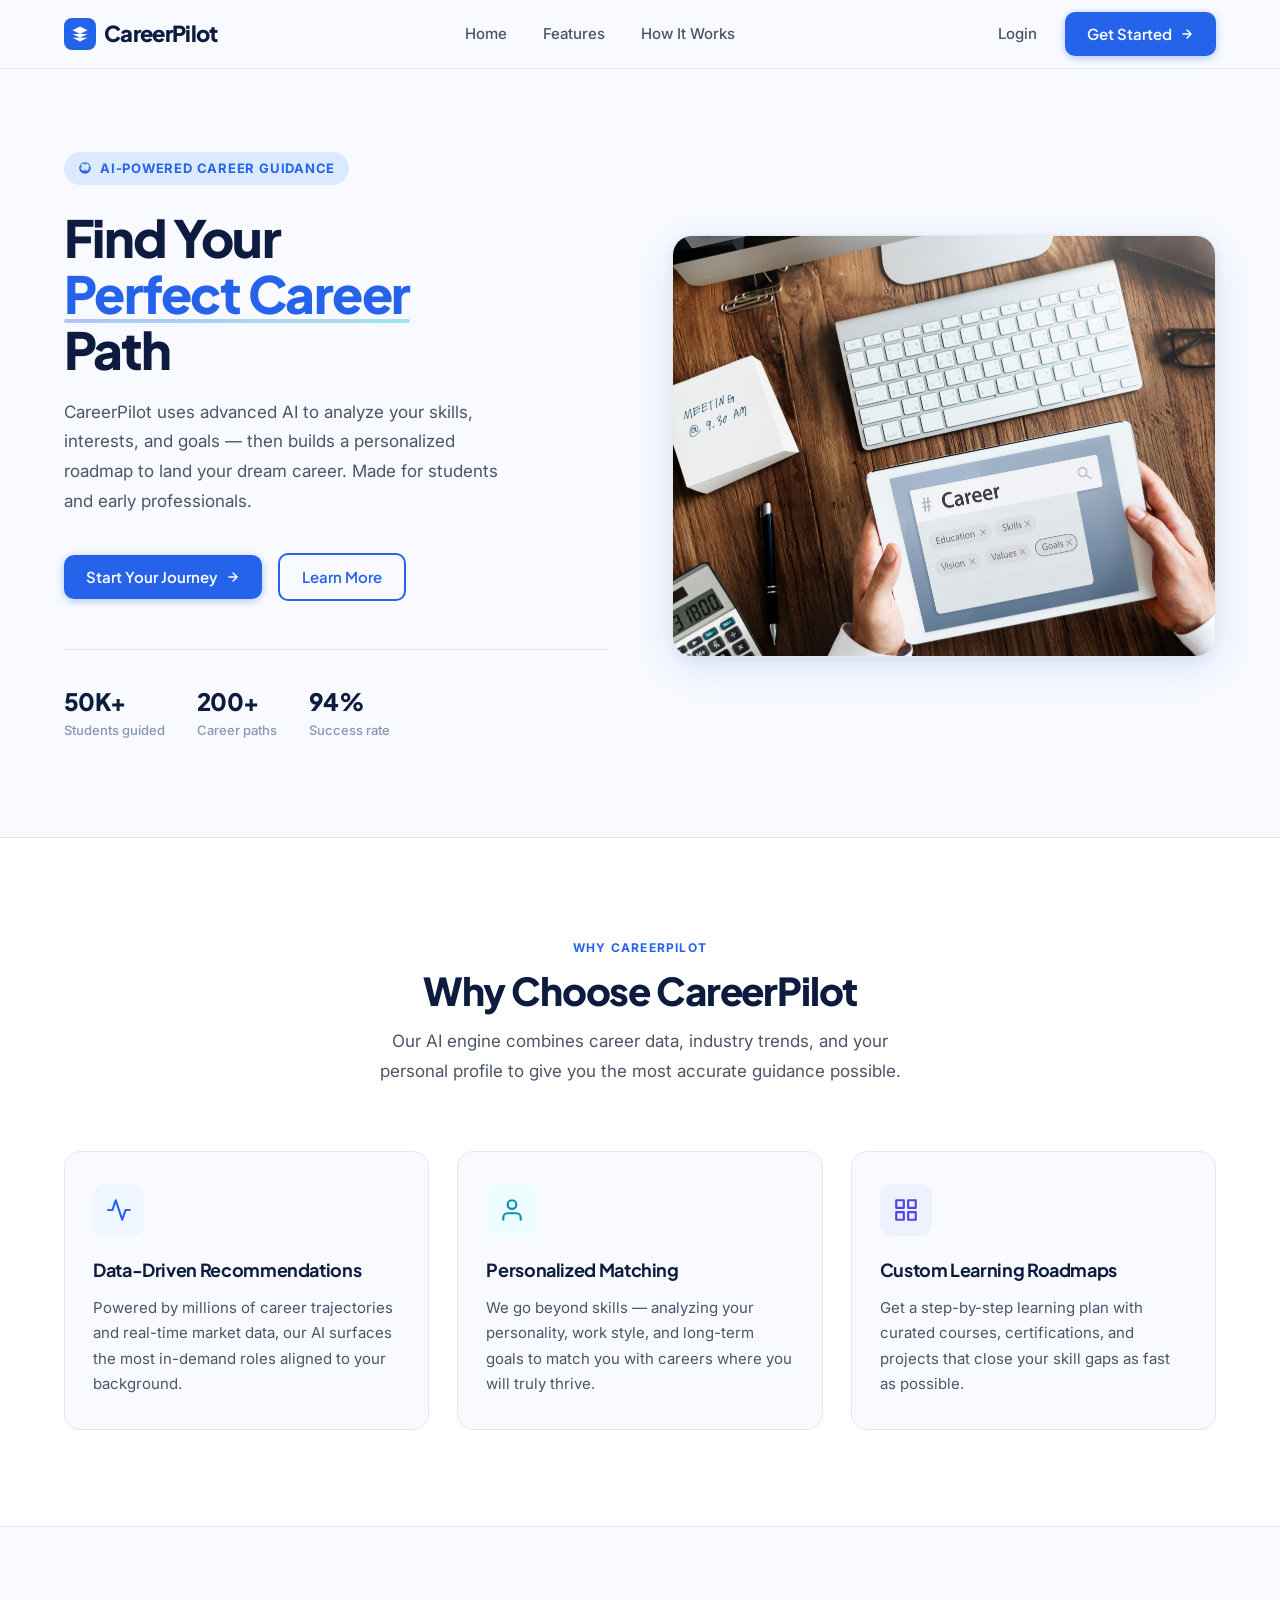
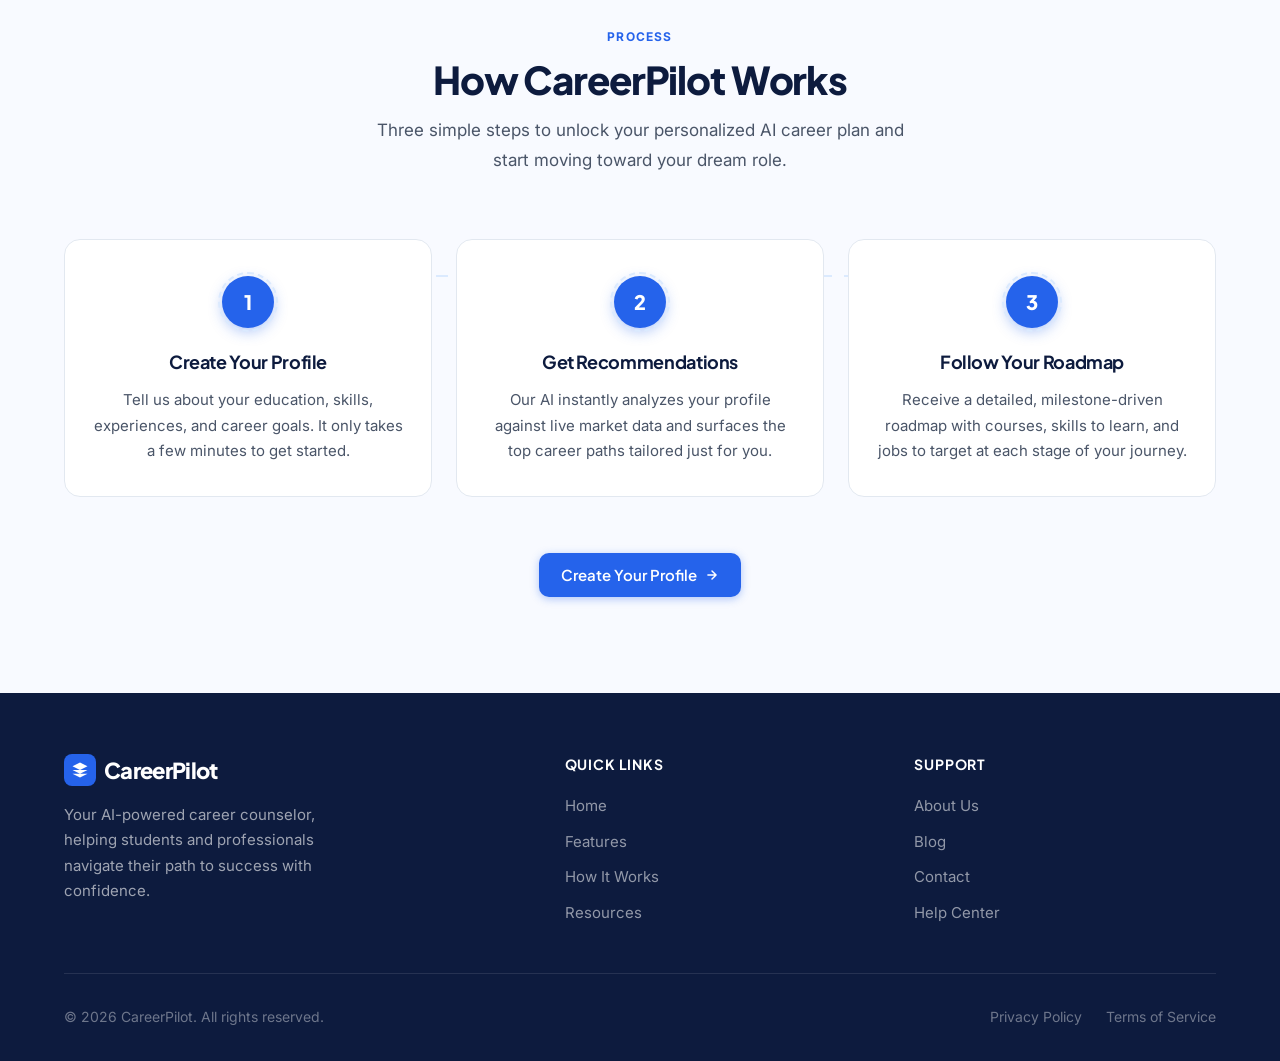
<file: index.html>
<!doctype html>
<html lang="en">
  <head>
    <meta charset="UTF-8" />
    <meta name="viewport" content="width=device-width, initial-scale=1.0" />
    <title>CareerPilot – AI-Powered Career Counseling</title>
    <link rel="stylesheet" href="style.css" />
    <script defer src="script.js"></script>
  </head>
  <body>

    <div id="navbar"></div>
    
    <section class="hero">
      <div class="container">
        <div class="hero-inner">
          <!-- Left -->
          <div class="hero-left">
            <div class="hero-label">
              <svg viewBox="0 0 24 24" fill="currentColor"><path d="M12 2a10 10 0 1 0 10 10A10 10 0 0 0 12 2zm1 14.93V15a1 1 0 0 0-2 0v1.93A8 8 0 0 1 4.07 11H6a1 1 0 0 0 0-2H4.07A8 8 0 0 1 11 4.07V6a1 1 0 0 0 2 0V4.07A8 8 0 0 1 19.93 11H18a1 1 0 0 0 0 2h1.93A8 8 0 0 1 13 16.93z"/></svg>
              AI-Powered Career Guidance
            </div>
            <h1 class="hero-title">
              Find Your<br>
              <span class="accent-word">Perfect Career</span><br>
              Path
            </h1>
            <p class="hero-desc">
              CareerPilot uses advanced AI to analyze your skills, interests, and goals — then builds a personalized roadmap to land your dream career. Made for students and early professionals.
            </p>
            <div class="hero-actions">
              <a href="register.html" class="btn-primary">
                Start Your Journey
                <svg width="14" height="14" viewBox="0 0 24 24" fill="none" stroke="currentColor" stroke-width="2.5" stroke-linecap="round" stroke-linejoin="round">
                  <path d="M5 12h14M12 5l7 7-7 7"/>
                </svg>
              </a>
              <a href="#how-it-works" class="btn-outline">
                Learn More
              </a>
            </div>
            <div class="hero-stats">
              <div class="stat-item">
                <span class="stat-num">50K+</span>
                <span class="stat-label">Students guided</span>
              </div>
              <div class="stat-item">
                <span class="stat-num">200+</span>
                <span class="stat-label">Career paths</span>
              </div>
              <div class="stat-item">
                <span class="stat-num">94%</span>
                <span class="stat-label">Success rate</span>
              </div>
            </div>
          </div>

          
          
            <div class="hero-image-wrapper">
              <img
                src="mainImage.jpg"
                alt="Career planning session with professional charts and guidance"
                width="940"
                height="420"
              />
            </div>
            
          </div>
        </div>
      </div>
    </section>

    
    <section class="why-section" id="features">
      <div class="container">
        <div class="section-header">
          <span class="section-label">Why CareerPilot</span>
          <h2 class="section-title">Why Choose CareerPilot</h2>
          <p class="section-desc">
            Our AI engine combines career data, industry trends, and your personal profile to give you the most accurate guidance possible.
          </p>
        </div>

        <div class="features-grid">
          <!-- Card 1 -->
          <div class="feature-card">
            <div class="card-icon blue">
              <svg viewBox="0 0 24 24" fill="none" stroke="currentColor" stroke-width="2" stroke-linecap="round" stroke-linejoin="round">
                <polyline points="22 12 18 12 15 21 9 3 6 12 2 12"/>
              </svg>
            </div>
            <h3 class="card-title">Data-Driven Recommendations</h3>
            <p class="card-desc">
              Powered by millions of career trajectories and real-time market data, our AI surfaces the most in-demand roles aligned to your background.
            </p>
          </div>

          
          <div class="feature-card">
            <div class="card-icon cyan">
              <svg viewBox="0 0 24 24" fill="none" stroke="currentColor" stroke-width="2" stroke-linecap="round" stroke-linejoin="round">
                <path d="M20 21v-2a4 4 0 0 0-4-4H8a4 4 0 0 0-4 4v2"/><circle cx="12" cy="7" r="4"/>
              </svg>
            </div>
            <h3 class="card-title">Personalized Matching</h3>
            <p class="card-desc">
              We go beyond skills — analyzing your personality, work style, and long-term goals to match you with careers where you will truly thrive.
            </p>
          </div>

          
          <div class="feature-card">
            <div class="card-icon indigo">
              <svg viewBox="0 0 24 24" fill="none" stroke="currentColor" stroke-width="2" stroke-linecap="round" stroke-linejoin="round">
                <path d="M3 3h7v7H3zM14 3h7v7h-7zM14 14h7v7h-7zM3 14h7v7H3z"/>
              </svg>
            </div>
            <h3 class="card-title">Custom Learning Roadmaps</h3>
            <p class="card-desc">
              Get a step-by-step learning plan with curated courses, certifications, and projects that close your skill gaps as fast as possible.
            </p>
          </div>
        </div>
      </div>
    </section>

    
    <section class="how-section" id="how-it-works">
      <div class="container">
        <div class="section-header">
          <span class="section-label">Process</span>
          <h2 class="section-title">How CareerPilot Works</h2>
          <p class="section-desc">
            Three simple steps to unlock your personalized AI career plan and start moving toward your dream role.
          </p>
        </div>

        <div class="steps-grid">
          <!-- Step 1 -->
          <div class="step-card">
            <div class="step-number">1</div>
            <h3 class="step-title">Create Your Profile</h3>
            <p class="step-desc">
              Tell us about your education, skills, experiences, and career goals. It only takes a few minutes to get started.
            </p>
          </div>

          <!-- Step 2 -->
          <div class="step-card">
            <div class="step-number">2</div>
            <h3 class="step-title">Get Recommendations</h3>
            <p class="step-desc">
              Our AI instantly analyzes your profile against live market data and surfaces the top career paths tailored just for you.
            </p>
          </div>

          <!-- Step 3 -->
          <div class="step-card">
            <div class="step-number">3</div>
            <h3 class="step-title">Follow Your Roadmap</h3>
            <p class="step-desc">
              Receive a detailed, milestone-driven roadmap with courses, skills to learn, and jobs to target at each stage of your journey.
            </p>
          </div>
        </div>

        <div class="how-cta">
          <a href="#" class="btn-primary">
            Create Your Profile
            <svg width="14" height="14" viewBox="0 0 24 24" fill="none" stroke="currentColor" stroke-width="2.5" stroke-linecap="round" stroke-linejoin="round">
              <path d="M5 12h14M12 5l7 7-7 7"/>
            </svg>
          </a>
        </div>
      </div>
    </section>

    
    <footer class="footer">
      <div class="container">
        <div class="footer-inner">
          <!-- Brand -->
          <div class="footer-brand footer-col">
            <a href="#" class="nav-logo">
              <div class="nav-logo-icon">
                <svg viewBox="0 0 24 24" xmlns="http://www.w3.org/2000/svg">
                  <path d="M12 2L2 7l10 5 10-5-10-5zM2 17l10 5 10-5M2 12l10 5 10-5"/>
                </svg>
              </div>
              CareerPilot
            </a>
            <p>
              Your AI-powered career counselor, helping students and professionals navigate their path to success with confidence.
            </p>
          </div>

          <!-- Quick Links -->
          <div class="footer-col">
            <h4>Quick Links</h4>
            <ul>
              <li><a href="#">Home</a></li>
              <li><a href="#features">Features</a></li>
              <li><a href="#how-it-works">How It Works</a></li>
              <li><a href="#resources">Resources</a></li>
            </ul>
          </div>

          <!-- Support -->
          <div class="footer-col">
            <h4>Support</h4>
            <ul>
              <li><a href="#">About Us</a></li>
              <li><a href="#">Blog</a></li>
              <li><a href="#">Contact</a></li>
              <li><a href="#">Help Center</a></li>
            </ul>
          </div>
        </div>

        <!-- Bottom bar -->
        <div class="footer-bottom">
          <span class="copyright">&copy; 2026 CareerPilot. All rights reserved.</span>
          <div class="footer-bottom-links">
            <a href="#">Privacy Policy</a>
            <a href="#">Terms of Service</a>
          </div>
        </div>
      </div>
    </footer>

  </body>
</html>
</file>
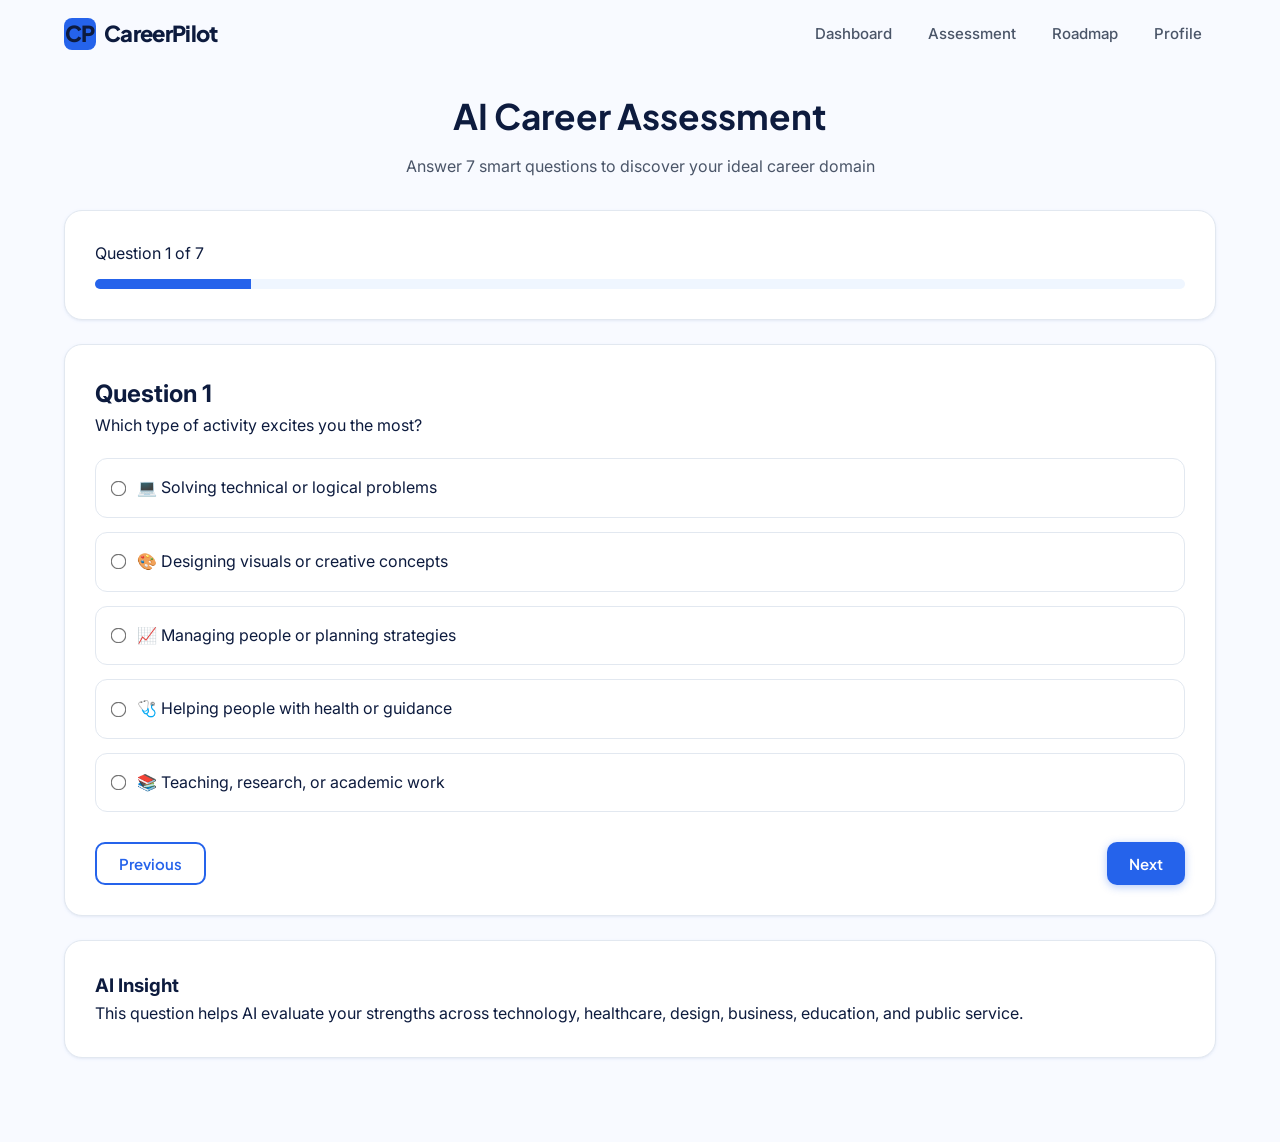
<file: assessment.html>
<!DOCTYPE html>
<html lang="en">
<head>
    <meta charset="UTF-8">
    <meta name="viewport" content="width=device-width, initial-scale=1.0">
    <title>AI Career Assessment - CareerPilot</title>

    <link rel="stylesheet" href="style.css">
    <link rel="stylesheet" href="assessment.css">
</head>
<body>

    <!-- NAVBAR -->
    <nav class="assessment_navbar">
        <div class="nav-inner container">
            <a href="dashboard.html" class="nav-logo">
                <div class="nav-logo-icon">CP</div>
                CareerPilot
            </a>

            <ul class="nav-links">
                <li><a href="dashboard.html">Dashboard</a></li>
                <li><a href="assessment.html" class="active">Assessment</a></li>
                <li><a href="roadmap.html">Roadmap</a></li>
                <li><a href="profile.html">Profile</a></li>
            </ul>
        </div>
    </nav>

    <section class="assessment-container container">

        <div class="assessment-header">
            <h1>AI Career Assessment</h1>
            <p>Answer 7 smart questions to discover your ideal career domain</p>
        </div>

        <!-- Progress -->
        <div class="progress-card">
            <p id="progressText">Question 1 of 7</p>
            <div class="progress-bar">
                <div class="progress-fill" id="progressFill"></div>
            </div>
        </div>

        <!-- Question Card -->
        <div class="question-card">
            <h2 id="questionTitle">Question 1</h2>
            <p id="questionText"></p>

            <div class="options-group" id="optionsGroup"></div>

            <div class="question-actions">
                <button class="btn-outline" id="prevBtn">Previous</button>
                <button class="btn-primary" id="nextBtn">Next</button>
            </div>
        </div>

        <!-- AI Insight -->
        <div class="insight-card">
            <h3>AI Insight</h3>
            <p id="insightText">
                This assessment evaluates your strengths across multiple career domains.
            </p>
        </div>

    </section>

    <script src="assessment.js"></script>
</body>
</html>
</file>
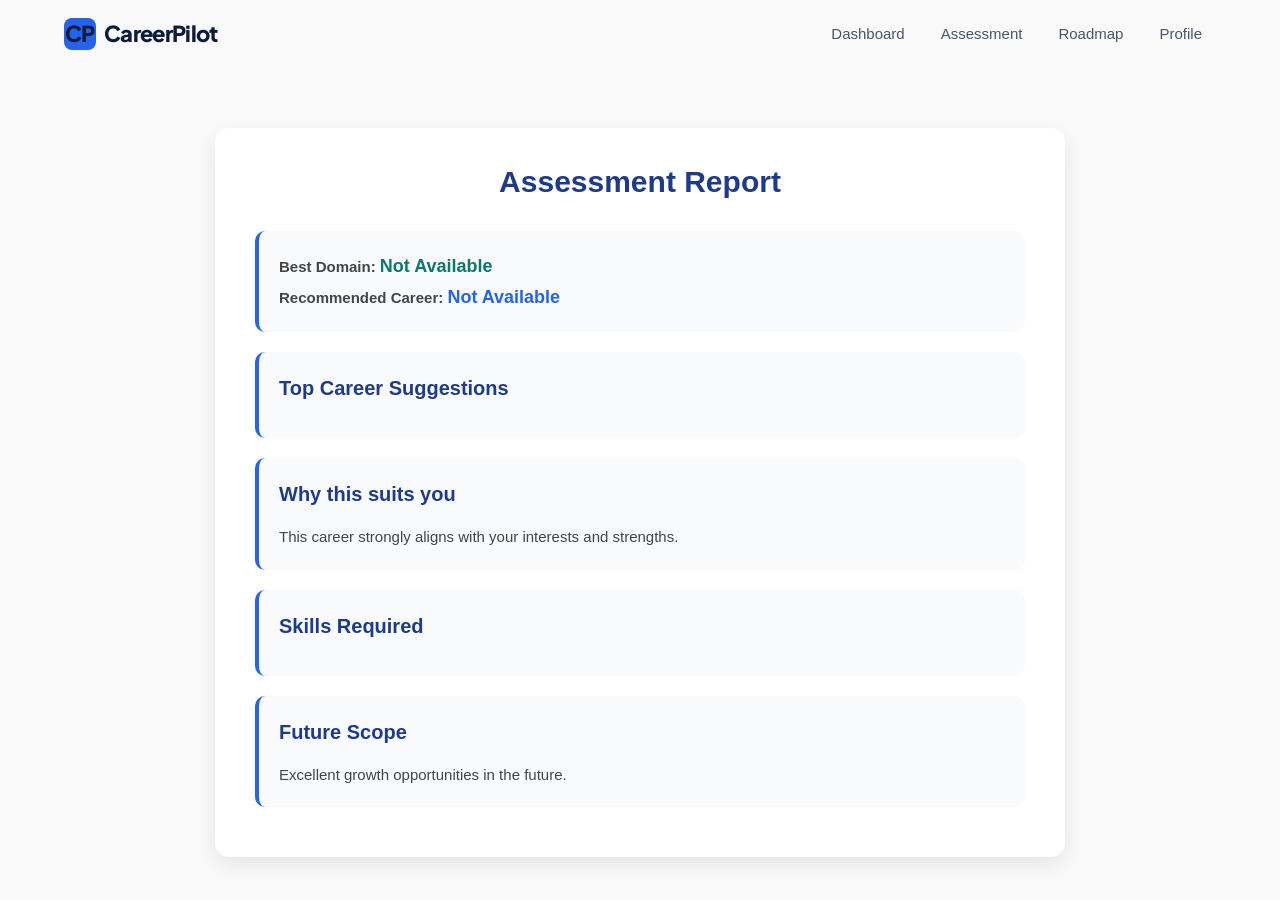
<file: assessmentReport.html>
<!DOCTYPE html>
<html lang="en">
<head>
    <meta charset="UTF-8">
    <meta name="viewport" content="width=device-width, initial-scale=1.0">
    <title>Assessment Report - CareerPilot</title>
    <link rel="stylesheet" href="style.css">
    <link rel="stylesheet" href="assessmentReport.css">
</head>
<body>

    <!-- NAVBAR -->
    <nav class="assessment_navbar">
        <div class="nav-inner container">
            <a href="dashboard.html" class="nav-logo">
                <div class="nav-logo-icon">CP</div>
                CareerPilot
            </a>

            <ul class="nav-links">
                <li><a href="dashboard.html">Dashboard</a></li>
                <li><a href="assessment.html" class="active">Assessment</a></li>
                <li><a href="roadmap.html">Roadmap</a></li>
                <li><a href="profile.html">Profile</a></li>
            </ul>
        </div>
    </nav>

    <div class="report-container">

        <h1>Assessment Report</h1>

        <div class="report-card">
            <p><strong>Best Domain:</strong> <span id="bestDomain"></span></p>
            <p><strong>Recommended Career:</strong> <span id="career"></span></p>
        </div>

        <div class="report-card">
            <h3>Top Career Suggestions</h3>
            <div id="careerSuggestions"></div>
        </div>

        <div class="report-card">
            <h3>Why this suits you</h3>
            <p id="careerBrief"></p>
        </div>

        <div class="report-card">
            <h3>Skills Required</h3>
            <ul id="skillsList"></ul>
        </div>

        <div class="report-card">
            <h3>Future Scope</h3>
            <p id="futureScope"></p>
        </div>

    </div>

   
<script>
    const recommendedCareer =
        localStorage.getItem("recommendedCareer");

    const bestDomain =
        localStorage.getItem("bestDomain");

    const careerSuggestionsRaw =
        localStorage.getItem("careerSuggestions") || "";

    const careerSuggestions =
        careerSuggestionsRaw
            ? careerSuggestionsRaw.split(",").map(item => item.trim())
            : [];

    const careerBrief =
        localStorage.getItem("careerBrief");

    const futureScope =
        localStorage.getItem("futureScope");

    const skillsRaw =
        localStorage.getItem("skills") || "";

    const skills =
        skillsRaw
            ? skillsRaw.split(",").map(item => item.trim())
            : [];

    // ✅ Main report data
    document.getElementById("career").innerText =
        recommendedCareer || "Not Available";

    document.getElementById("bestDomain").innerText =
        bestDomain || "Not Available";

    document.getElementById("careerBrief").innerText =
        careerBrief ||
        "This career strongly aligns with your interests and strengths.";

    document.getElementById("futureScope").innerText =
        futureScope ||
        "Excellent growth opportunities in the future.";

    // ✅ Career Suggestions
    const suggestionsContainer =
        document.getElementById("careerSuggestions");

    suggestionsContainer.innerHTML = "";

    careerSuggestions.forEach(career => {
        const careerCard = document.createElement("div");
        careerCard.className = "career-suggestion-card";
        careerCard.innerHTML = `<p>${career}</p>`;
        suggestionsContainer.appendChild(careerCard);
    });

    // ✅ Skills List
    const skillsList =
        document.getElementById("skillsList");

    skillsList.innerHTML = "";

    skills.forEach(skill => {
        const li = document.createElement("li");
        li.innerText = skill;
        skillsList.appendChild(li);
    });
</script>



</body>
</html>
</file>
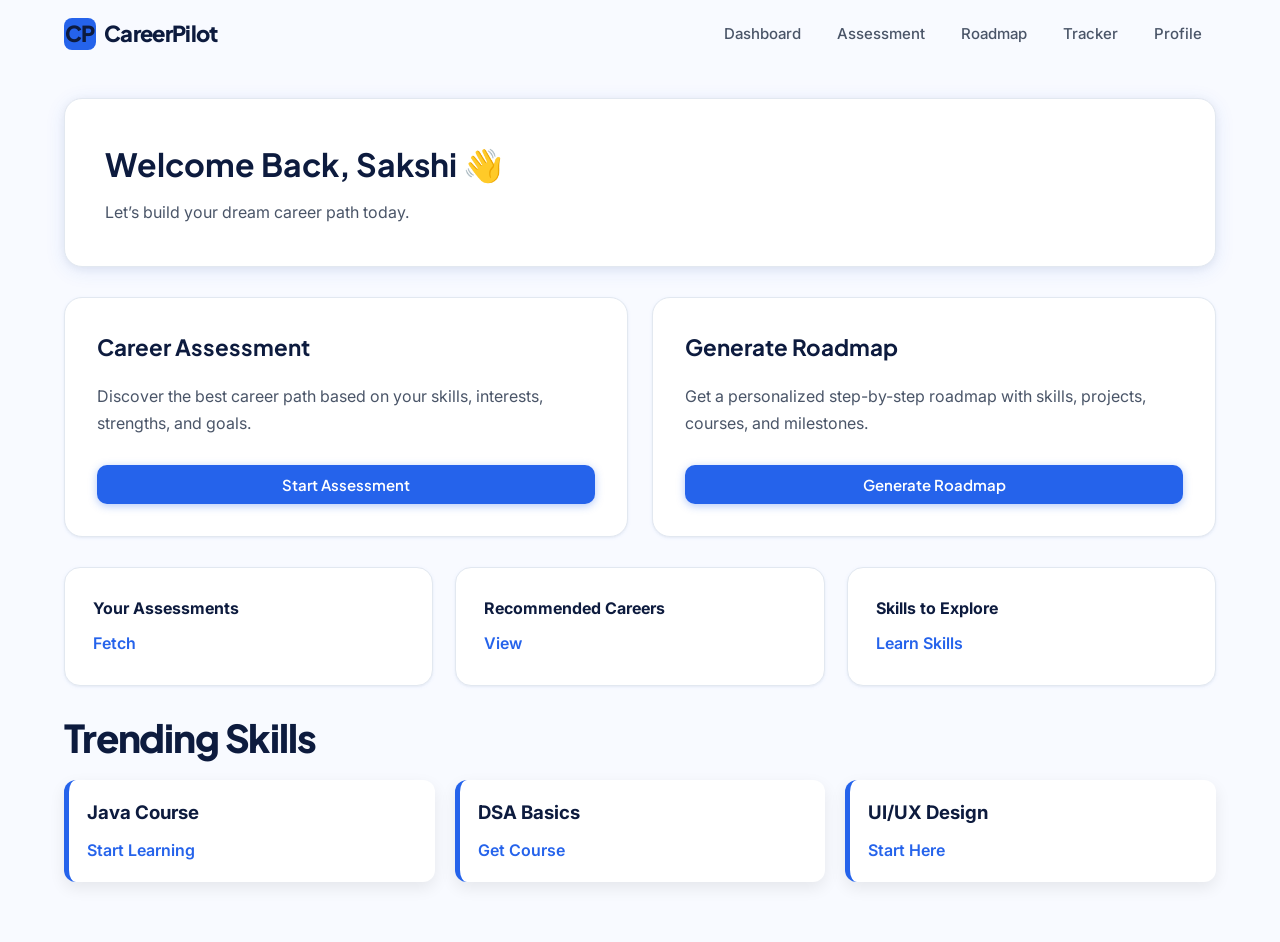
<file: dashboard.html>
<!DOCTYPE html>
<html lang="en">
<head>
    <meta charset="UTF-8">
    <meta name="viewport" content="width=device-width, initial-scale=1.0">
    <title>Career Assessment Dashboard - CareerPilot</title>

    <link rel="stylesheet" href="style.css">
    <link rel="stylesheet" href="dashboard.css">
</head>
<body>

    <!-- NAVBAR -->
    <nav class="assessment_navbar">
        <div class="nav-inner container">
            <a href="index.html" class="nav-logo">
                <div class="nav-logo-icon">CP</div>
                CareerPilot
            </a>

            <ul class="nav-links">
                <li><a href="#" class="active">Dashboard</a></li>
                <li><a href="assessment.html">Assessment</a></li>
                <li><a href="roadmap.html">Roadmap</a></li>
                <li><a href="tracker.html">Tracker</a></li>
                <li><a href="profile.html">Profile</a></li>
            </ul>
        </div>
    </nav>

    
    <section class="assessment-dashboard container">

        <!-- Welcome -->
        <div class="welcome-card">
            <h1>Welcome Back, Sakshi 👋</h1>
            <p>Let’s build your dream career path today.</p>
        </div>

        

    <div class="dashboard-cards">

    <div class="dashboard-card">
        <h2>Career Assessment</h2>
        <p>
            Discover the best career path based on your
            skills, interests, strengths, and goals.
        </p>
        <button class="btn-primary" id="startAssessmentBtn">
            Start Assessment
        </button>
    </div>

    <div class="dashboard-card">
        <h2>Generate Roadmap</h2>
        <p>
            Get a personalized step-by-step roadmap with
            skills, projects, courses, and milestones.
        </p>
        <button class="btn-primary" id="generateRoadmapBtn">
            Generate Roadmap
        </button>
    </div>

</div>


</div>
        <div class="status-grid">

            <div class="status-card">
                <h3>Your Assessments </h3>
                 <p id="fetchAssessments" style="cursor:pointer; color:#2563eb;">
        Fetch
    </p>
            
        </div>

           <div class="status-card">
    <h3>Recommended Careers</h3>
    <p id="viewCareers" style="cursor:pointer; color:#2563eb;">
        View
    </p>
</div>



            <div class="status-card">
                <h3>Skills to Explore</h3>
                <p id="viewSkills" style="cursor:pointer; color:#2563eb;">
    Learn Skills
</p>

            </div>

        </div>

<h2 class="section-title">Trending Skills</h2>
        <!-- Learning Resources -->
<div class="resource-grid">

    <div class="resource-card">
        <h3>Java Course</h3>
        <a href="https://www.youtube.com/watch?v=8hly31xKli0" target="_blank">
            Start Learning
        </a>
    </div>

    <div class="resource-card">
        <h3>DSA Basics</h3>
        <a href="https://www.youtube.com/watch?v=RBSGKlAvoiM" target="_blank">
            Get Course
        </a>
    </div>

    <div class="resource-card">
        <h3>UI/UX Design</h3>
        <a href="https://www.youtube.com/watch?v=0Z7cZbV1o0Q" target="_blank">
            Start Here
        </a>
    </div>

</div>


    </section>

    <script src="dashboard.js"></script>
</body>
</html>
</file>
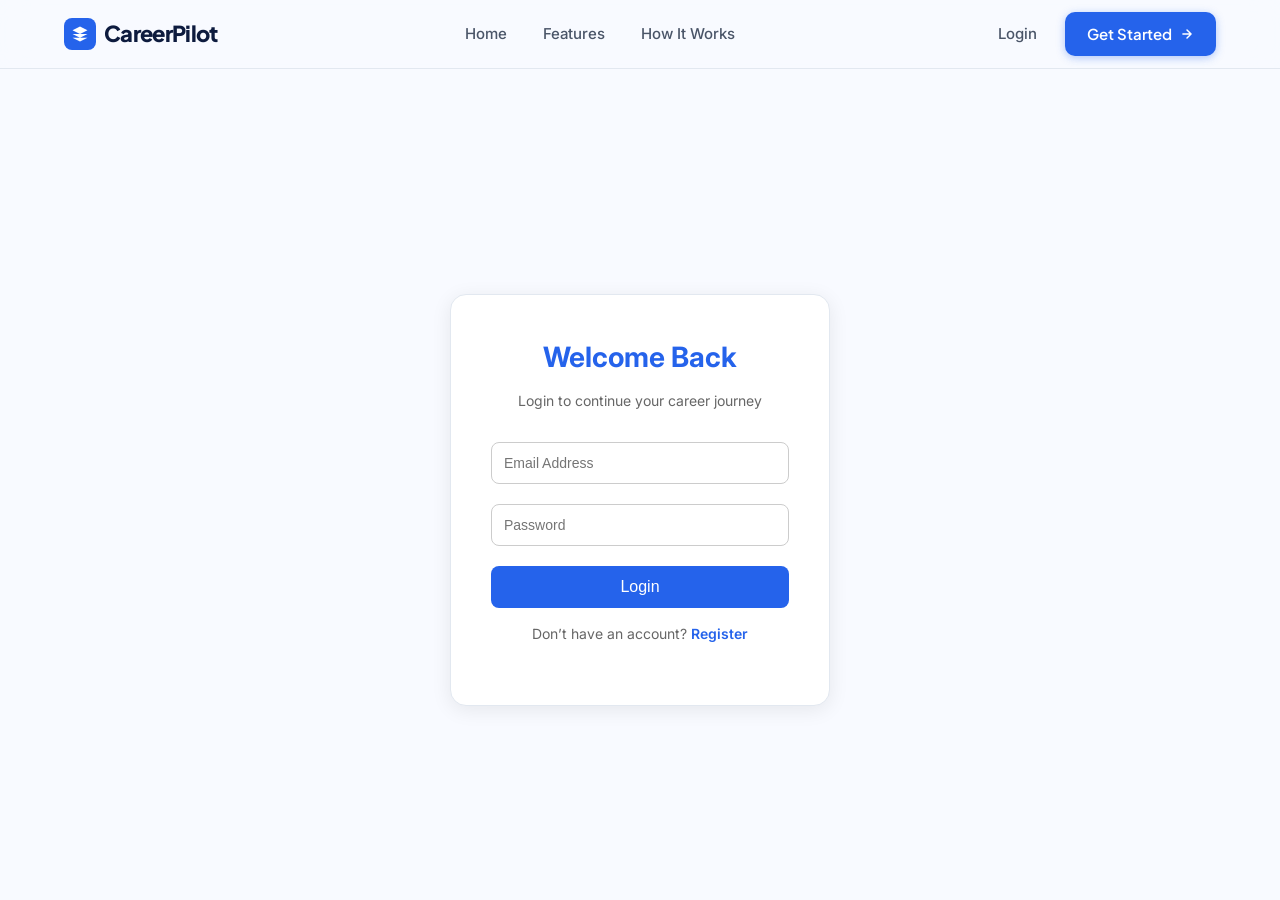
<file: login.html>
<!DOCTYPE html>
<html lang="en">
<head>
    <meta charset="UTF-8">
    <meta name="viewport" content="width=device-width, initial-scale=1.0">
    <title>Login - CareerPilot</title>
     <link rel="stylesheet" href="style.css" />
     <script defer src="script.js"></script>
</head>
<body>

    <div id="navbar"></div>
    <div class="auth-container">
        <div class="form-box">
            <h2>Welcome Back</h2>
            <p>Login to continue your career journey</p>

            <form id="loginForm">
                <input type="email" id="loginEmail" placeholder="Email Address" required>
                <input type="password" id="loginPassword" placeholder="Password" required>

                <button type="submit">Login</button>
            </form>

            <p class="link-text">
                Don’t have an account?
                <a href="register.html">Register</a>
            </p>
        </div>
    </div>

    <!--<script src="auth.js"></script>-->
</body>
</html>
</file>
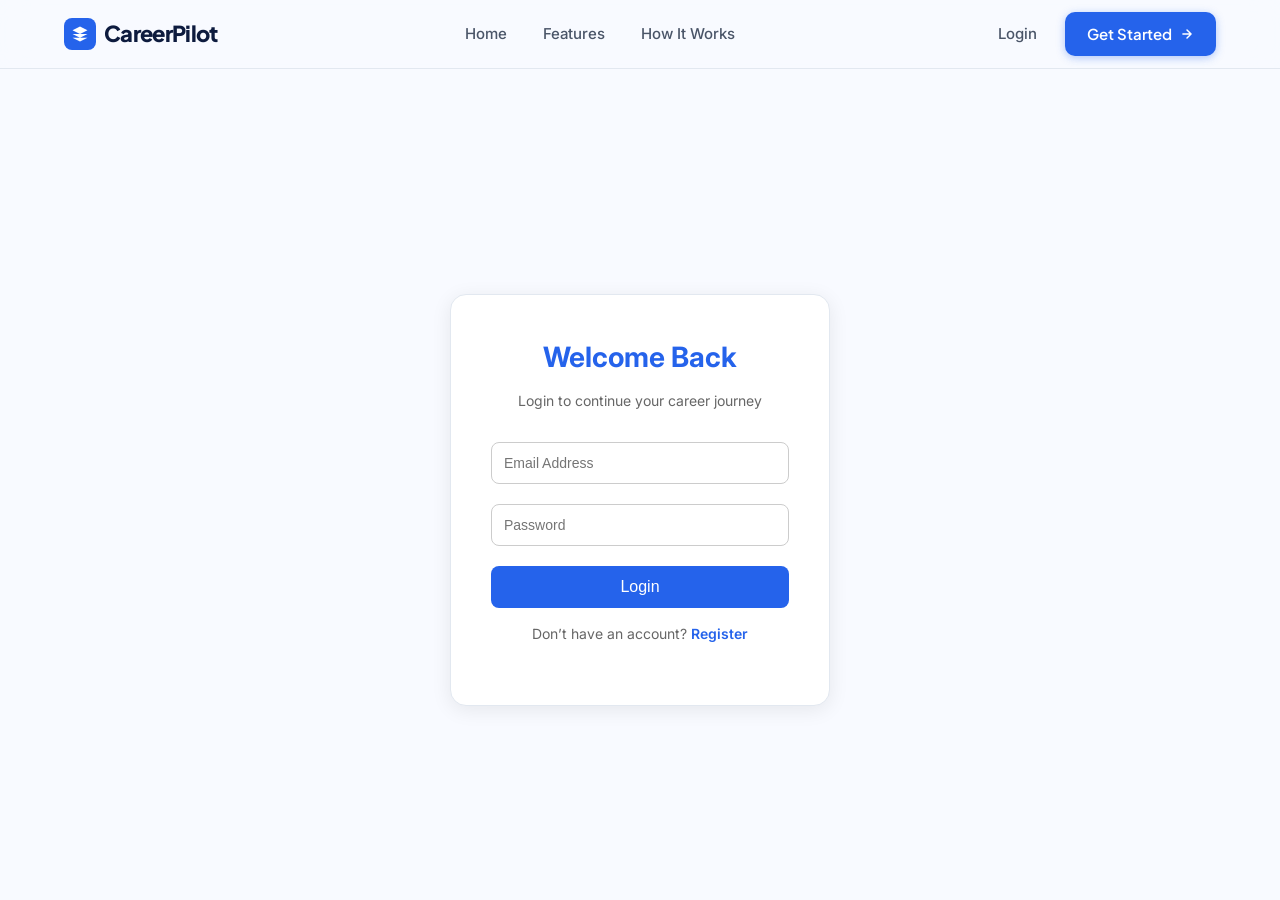
<file: profile.html>
<!DOCTYPE html>
<html lang="en">
<head>
    <meta charset="UTF-8">
    <meta name="viewport" content="width=device-width, initial-scale=1.0">
    <title>Profile - CareerPilot</title>

    <link rel="stylesheet" href="style.css">
    <link rel="stylesheet" href="profile.css">
</head>
<body>

    <!-- NAVBAR -->
    <nav class="assessment_navbar">
        <div class="nav-inner container">
            <a href="index.html" class="nav-logo">
                <div class="nav-logo-icon">CP</div>
                CareerPilot
            </a>

            <ul class="nav-links">
                <li><a href="dashboard.html">Dashboard</a></li>
                <li><a href="profile.html">Profile</a></li>
            </ul>
        </div>
    </nav>

    <section class="profile-page">
        <div class="profile-card">
            <h1>User Profile</h1>

            <div class="user-info">
                <p><strong>Name:</strong> <span id="userName"></span></p>
                <p><strong>Email:</strong> <span id="userEmail"></span></p>
            </div>

           
            <div class="dropdown-section">
                <button class="dropdown-btn" onclick="toggleDropdown('assessmentList')">
                    Taken Assessments ▼
                </button>
                <div id="assessmentList" class="dropdown-content">
                    <a href="assessment-report.html">Assessment 1 - Web Developer</a>
                    <a href="assessment-report.html">Assessment 2 - Data Analyst</a>
                </div>
            </div>

            
            <div class="dropdown-section">
                <button class="dropdown-btn" onclick="toggleDropdown('roadmapList')">
                    Generated Roadmaps ▼
                </button>
                <div id="roadmapList" class="dropdown-content">
                    <a href="roadmap.html">Web Development Roadmap</a>
                    <a href="roadmap.html">Java Developer Roadmap</a>
                </div>
            </div>

            <div class="dropdown-section">
    <button class="dropdown-btn" onclick="toggleDropdown('trackerList')">
        My Trackers ▼
    </button>
    <div id="trackerList" class="dropdown-content"></div>
</div>


            <button class="logout-btn" onclick="logoutUser()">Logout</button>
        </div>
        

    </section>

    <script src="profile.js"></script>
</body>
</html>
</file>
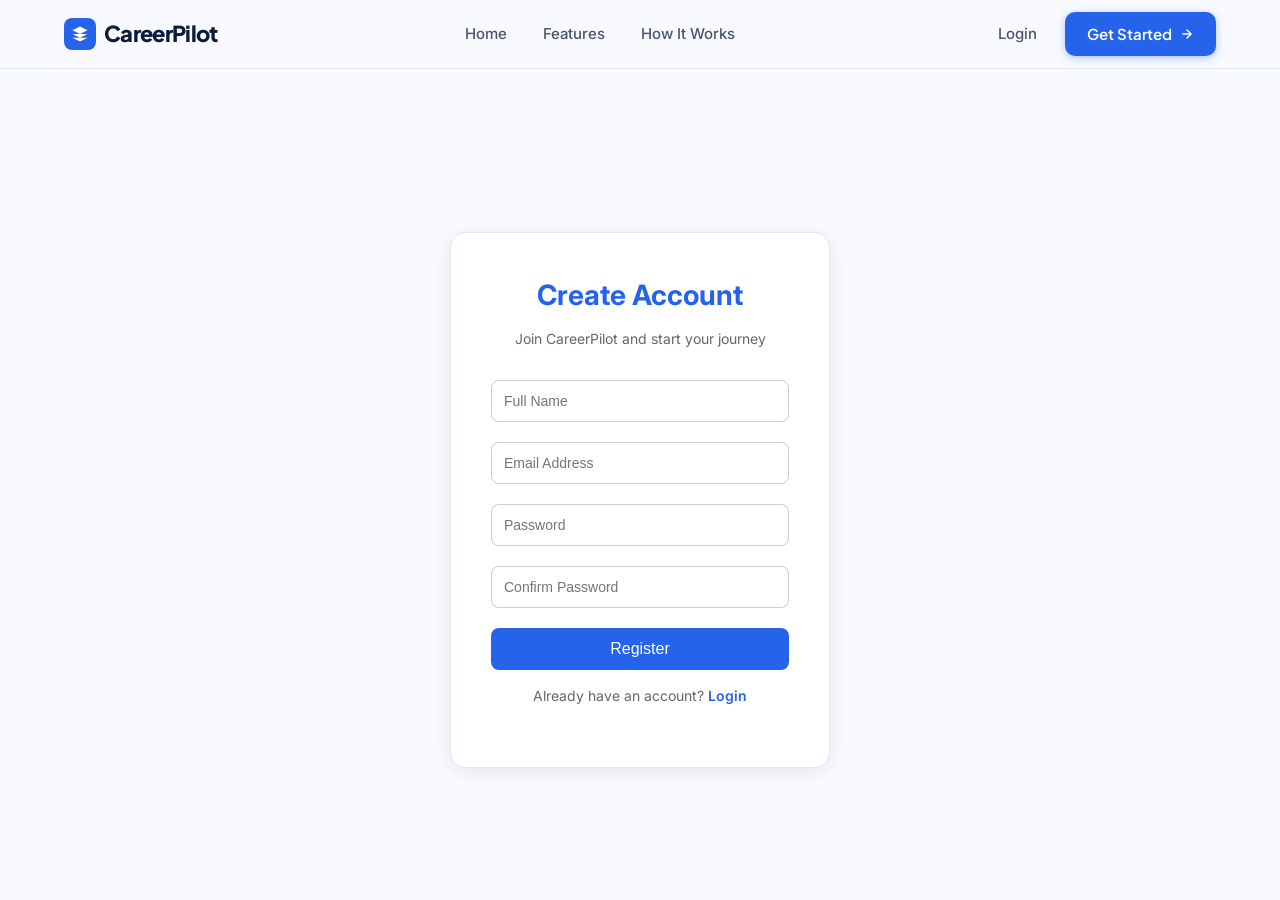
<file: register.html>
<!DOCTYPE html>
<html lang="en">
<head>
    <meta charset="UTF-8">
    <meta name="viewport" content="width=device-width, initial-scale=1.0">
    <title>Register - CareerPilot</title>
     <link rel="stylesheet" href="style.css" />
     <script defer src="script.js"></script>
</head>
<body>

    <div id="navbar"></div>
    <div class="auth-container">
        <div class="form-box">
            <h2>Create Account</h2>
            <p>Join CareerPilot and start your journey</p>

            <form id="registerForm">
                <input type="text" id="name" placeholder="Full Name" required>
                <input type="email" id="email" placeholder="Email Address" required>
                <input type="password" id="password" placeholder="Password" required>
                <input type="password" id="confirmPassword" placeholder="Confirm Password" required>

                <button type="submit">Register</button>
            </form>

            <p class="link-text">
                Already have an account?
                <a href="login.html">Login</a>
            </p>
        </div>
    </div>

    <!--<script src="auth.js"></script>-->
</body>
</html>
</file>
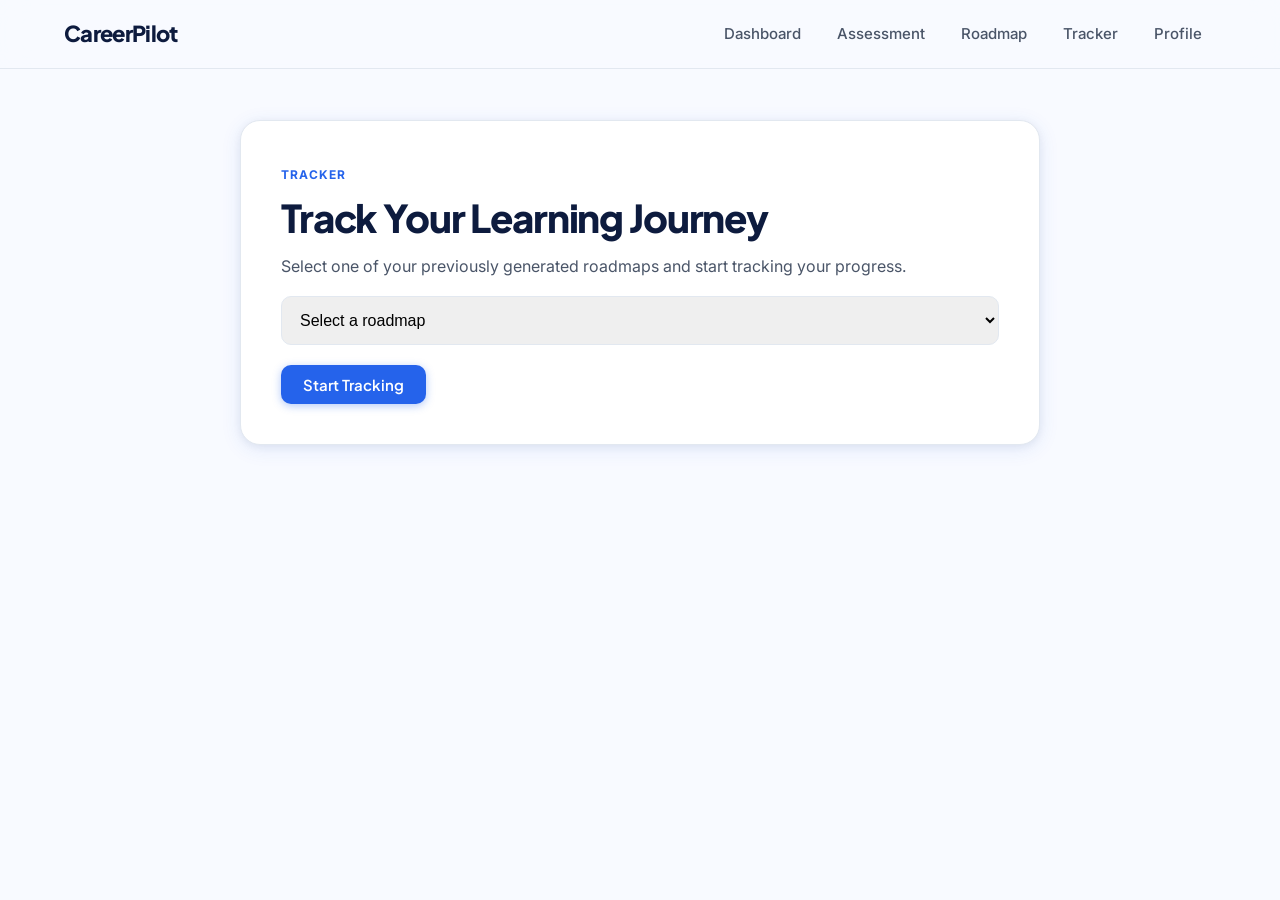
<file: tracker.html>
<!DOCTYPE html>
<html lang="en">
<head>
    <meta charset="UTF-8">
    <meta name="viewport" content="width=device-width, initial-scale=1.0">
    <title>Tracker - CareerPilot</title>

    <link rel="stylesheet" href="style.css">
    <link rel="stylesheet" href="tracker.css">
</head>
<body>

    <!-- NAVBAR -->
    <nav class="navbar">
        <div class="container nav-inner">
            <a href="dashboard.html" class="nav-logo">
                CareerPilot
            </a>

            <ul class="nav-links">
                <li><a href="dashboard.html">Dashboard</a></li>
                <li><a href="assessment.html">Assessment</a></li>
                <li><a href="roadmap.html">Roadmap</a></li>
                <li><a href="tracker.html">Tracker</a></li>
                <li><a href="profile.html">Profile</a></li>
            </ul>
        </div>
    </nav>

    
    <section class="tracker-page">
        <div class="container">

            <div class="tracker-card">

                <p class="section-label">TRACKER</p>
                <h1 class="section-title">Track Your Learning Journey</h1>
                <p class="tracker-subtext">
                    Select one of your previously generated roadmaps
                    and start tracking your progress.
                </p>

                
                <select id="roadmapDropdown" class="tracker-dropdown">
                    <option value="">Select a roadmap</option>
                </select>

                
                <button class="btn-primary" id="loadTrackerBtn">
                    Start Tracking
                </button>

                
                <div id="trackerContent" style="display:none; margin-top:40px;">

                    <h2 id="careerName"></h2>

                    <div class="progress-wrapper">
                        <div class="progress-header">
                            <span>Progress</span>
                            <span id="progressText">0%</span>
                        </div>

                        <div class="progress-bar">
                            <div class="progress-fill" id="progressFill"></div>
                        </div>
                    </div>

                    <div id="stepsContainer" class="steps-list"></div>

                </div>

            </div>

        </div>
        <div id="completionMessage"></div>

    </section>

    <script src="tracker.js"></script>
</body>
</html>
</file>
<file: style.css>
@import url('https://fonts.googleapis.com/css2?family=Plus+Jakarta+Sans:wght@400;500;600;700;800&family=Inter:wght@400;500;600&display=swap');

:root {
  /* Color Roles */
  --bg: #f8faff;
  --surface: #ffffff;
  --text-primary: #0d1b3e;
  --text-secondary: #4a5568;
  --text-muted: #8896b0;
  --accent: #2563eb;
  --accent-dark: #1d4ed8;
  --accent-light: #eff6ff;
  --accent-mid: #dbeafe;
  --border: #e2e8f0;
  --border-light: #f1f5fd;
  --highlight: #06b6d4;

  /* Typography */
  --font-display: 'Plus Jakarta Sans', sans-serif;
  --font-body: 'Inter', sans-serif;

  /* Shadows */
  --shadow-sm: 0 1px 4px rgba(37, 99, 235, 0.06), 0 1px 2px rgba(0,0,0,0.04);
  --shadow-md: 0 4px 20px rgba(37, 99, 235, 0.10), 0 2px 8px rgba(0,0,0,0.06);
  --shadow-lg: 0 12px 40px rgba(37, 99, 235, 0.14), 0 4px 16px rgba(0,0,0,0.06);
}

*, *::before, *::after {
  box-sizing: border-box;
  margin: 0;
  padding: 0;
}

html {
  scroll-behavior: smooth;
}

body {
  background-color: var(--bg);
  font-family: var(--font-body);
  color: var(--text-primary);
  line-height: 1.6;
  min-height: 100vh;
  overflow-x: hidden;
}

/*── Grid background texture ──
body::before {
  content: '';
  position: fixed;
  inset: 0;
  background-image:
    linear-gradient(var(--border-light) 1px, transparent 1px),
    linear-gradient(90deg, var(--border-light) 1px, transparent 1px);
  background-size: 48px 48px;
  pointer-events: none;
  z-index: 0;
}*/

/* ── Layout container ── */
.container {
  max-width: 1200px;
  margin: 0 auto;
  padding: 0 24px;
}

/* ================================================
   NAVBAR
   ================================================ */
.navbar {
  position: fixed;
  top: 0;
  left: 0;
  right: 0;
  z-index: 100;
  background: rgba(248, 250, 255, 0.88);
  backdrop-filter: blur(16px);
  -webkit-backdrop-filter: blur(16px);
  border-bottom: 1px solid var(--border);
}

.nav-inner {
  display: flex;
  align-items: center;
  justify-content: space-between;
  height: 68px;
}

.nav-logo {
  font-family: var(--font-display);
  font-size: 1.375rem;
  font-weight: 800;
  color: var(--text-primary);
  text-decoration: none;
  letter-spacing: -0.03em;
  display: flex;
  align-items: center;
  gap: 8px;
}

.nav-logo-icon {
  width: 32px;
  height: 32px;
  background: var(--accent);
  border-radius: 8px;
  display: flex;
  align-items: center;
  justify-content: center;
}

.nav-logo-icon svg {
  width: 18px;
  height: 18px;
  fill: white;
}

.nav-links {
  display: flex;
  align-items: center;
  gap: 8px;
  list-style: none;
}

.nav-links a {
  text-decoration: none;
  color: var(--text-secondary);
  font-size: 0.9375rem;
  font-weight: 500;
  padding: 6px 14px;
  border-radius: 8px;
  transition: color 0.2s, background 0.2s;
}

.nav-links a:hover {
  color: var(--accent);
  background: var(--accent-light);
}

.nav-actions {
  display: flex;
  align-items: center;
  gap: 12px;
}

.btn-login {
  text-decoration: none;
  color: var(--text-secondary);
  font-size: 0.9375rem;
  font-weight: 500;
  padding: 8px 16px;
  border-radius: 8px;
  transition: color 0.2s, background 0.2s;
}

.btn-login:hover {
  color: var(--accent);
  background: var(--accent-light);
}

.btn-primary {
  display: inline-flex;
  align-items: center;
  gap: 8px;
  background: var(--accent);
  color: #fff;
  font-family: var(--font-display);
  font-size: 0.9375rem;
  font-weight: 600;
  padding: 10px 22px;
  border-radius: 10px;
  text-decoration: none;
  border: none;
  cursor: pointer;
  transition: background 0.2s, transform 0.15s, box-shadow 0.2s;
  box-shadow: 0 2px 8px rgba(37, 99, 235, 0.35);
}

.btn-primary:hover {
  background: var(--accent-dark);
  transform: translateY(-1px);
  box-shadow: 0 4px 16px rgba(37, 99, 235, 0.4);
}

.btn-outline {
  display: inline-flex;
  align-items: center;
  gap: 8px;
  background: transparent;
  color: var(--accent);
  font-family: var(--font-display);
  font-size: 0.9375rem;
  font-weight: 600;
  padding: 10px 22px;
  border-radius: 10px;
  text-decoration: none;
  border: 2px solid var(--accent);
  cursor: pointer;
  transition: background 0.2s, color 0.2s, transform 0.15s;
}

.btn-outline:hover {
  background: var(--accent-light);
  transform: translateY(-1px);
}

/* Hamburger / mobile nav */
.nav-toggle {
  display: none;
  background: none;
  border: none;
  cursor: pointer;
  padding: 8px;
  color: var(--text-primary);
}

/* ================================================
   HERO
   ================================================ */
.hero {
  position: relative;
  z-index: 1;
  padding: 152px 0 96px;
}

.hero-inner {
  display: grid;
  grid-template-columns: 1fr 1fr;
  gap: 64px;
  align-items: center;
}

.hero-label {
  display: inline-flex;
  align-items: center;
  gap: 8px;
  background: var(--accent-mid);
  color: var(--accent);
  font-size: 0.8125rem;
  font-weight: 700;
  letter-spacing: 0.06em;
  text-transform: uppercase;
  padding: 6px 14px;
  border-radius: 100px;
  margin-bottom: 24px;
}

.hero-label svg {
  width: 14px;
  height: 14px;
}

.hero-title {
  font-family: var(--font-display);
  font-size: clamp(2.25rem, 4vw, 3.5rem);
  font-weight: 800;
  line-height: 1.1;
  letter-spacing: -0.03em;
  color: var(--text-primary);
  margin-bottom: 20px;
}

.hero-title .accent-word {
  color: var(--accent);
  position: relative;
}

.hero-title .accent-word::after {
  content: '';
  position: absolute;
  left: 0;
  bottom: 2px;
  width: 100%;
  height: 4px;
  background: linear-gradient(90deg, var(--accent), var(--highlight));
  border-radius: 2px;
  opacity: 0.35;
}

.hero-desc {
  font-size: 1.0625rem;
  color: var(--text-secondary);
  line-height: 1.75;
  margin-bottom: 36px;
  max-width: 440px;
}

.hero-actions {
  display: flex;
  align-items: center;
  gap: 16px;
  flex-wrap: wrap;
}

.hero-stats {
  display: flex;
  align-items: center;
  gap: 32px;
  margin-top: 48px;
  padding-top: 32px;
  border-top: 1px solid var(--border);
}

.stat-item {
  display: flex;
  flex-direction: column;
}

.stat-num {
  font-family: var(--font-display);
  font-size: 1.5rem;
  font-weight: 800;
  color: var(--text-primary);
  letter-spacing: -0.03em;
}

.stat-label {
  font-size: 0.8125rem;
  color: var(--text-muted);
  font-weight: 500;
}

/* Hero image */
.hero-visual {
  position: relative;
}

.hero-image-wrapper {
  position: relative;
  border-radius: 20px;
  overflow: hidden;
  box-shadow: var(--shadow-lg);
  border: 1px solid var(--border);
}

.hero-image-wrapper img {
  width: 100%;
  height: 420px;
  object-fit: cover;
  display: block;
}

.hero-badge {
  position: absolute;
  bottom: -18px;
  left: -18px;
  background: var(--surface);
  border: 1px solid var(--border);
  border-radius: 14px;
  padding: 14px 20px;
  display: flex;
  align-items: center;
  gap: 12px;
  box-shadow: var(--shadow-md);
  min-width: 200px;
}

.hero-badge-icon {
  width: 40px;
  height: 40px;
  background: linear-gradient(135deg, #2563eb, #06b6d4);
  border-radius: 10px;
  display: flex;
  align-items: center;
  justify-content: center;
  flex-shrink: 0;
}

.hero-badge-icon svg {
  width: 20px;
  height: 20px;
  fill: white;
}

.hero-badge-text {
  display: flex;
  flex-direction: column;
}

.hero-badge-text strong {
  font-family: var(--font-display);
  font-size: 0.9375rem;
  font-weight: 700;
  color: var(--text-primary);
  letter-spacing: -0.02em;
}

.hero-badge-text span {
  font-size: 0.75rem;
  color: var(--text-muted);
}

.hero-badge-top {
  position: absolute;
  top: -18px;
  right: -18px;
  background: linear-gradient(135deg, #2563eb, #06b6d4);
  border-radius: 14px;
  padding: 14px 18px;
  display: flex;
  align-items: center;
  gap: 10px;
  box-shadow: 0 8px 24px rgba(37, 99, 235, 0.3);
  color: white;
}

.hero-badge-top svg {
  width: 18px;
  height: 18px;
  fill: white;
}

.hero-badge-top span {
  font-family: var(--font-display);
  font-size: 0.875rem;
  font-weight: 700;
}

/* ================================================
   SECTION SHARED STYLES
   ================================================ */
section {
  position: relative;
  z-index: 1;
}

.section-label {
  display: inline-block;
  font-size: 0.75rem;
  font-weight: 700;
  letter-spacing: 0.1em;
  text-transform: uppercase;
  color: var(--accent);
  margin-bottom: 12px;
}

.section-title {
  font-family: var(--font-display);
  font-size: clamp(1.75rem, 3vw, 2.5rem);
  font-weight: 800;
  letter-spacing: -0.03em;
  color: var(--text-primary);
  line-height: 1.15;
  margin-bottom: 14px;
}

.section-desc {
  font-size: 1.0625rem;
  color: var(--text-secondary);
  line-height: 1.75;
  max-width: 560px;
  margin: 0 auto;
}

.section-header {
  text-align: center;
  margin-bottom: 64px;
}

/* ================================================
   WHY SECTION – Feature Cards
   ================================================ */
.why-section {
  padding: 96px 0;
  background: var(--surface);
  border-top: 1px solid var(--border);
  border-bottom: 1px solid var(--border);
}

.features-grid {
  display: grid;
  grid-template-columns: repeat(3, 1fr);
  gap: 28px;
}

.feature-card {
  background: var(--bg);
  border: 1px solid var(--border);
  border-radius: 16px;
  padding: 32px 28px;
  transition: transform 0.2s, box-shadow 0.2s, border-color 0.2s;
  position: relative;
  overflow: hidden;
}

.feature-card::before {
  content: '';
  position: absolute;
  top: 0;
  left: 0;
  right: 0;
  height: 3px;
  background: linear-gradient(90deg, var(--accent), var(--highlight));
  opacity: 0;
  transition: opacity 0.2s;
}

.feature-card:hover {
  transform: translateY(-4px);
  box-shadow: var(--shadow-lg);
  border-color: var(--accent-mid);
}

.feature-card:hover::before {
  opacity: 1;
}

.card-icon {
  width: 52px;
  height: 52px;
  border-radius: 12px;
  display: flex;
  align-items: center;
  justify-content: center;
  margin-bottom: 20px;
  flex-shrink: 0;
}

.card-icon.blue {
  background: var(--accent-light);
}

.card-icon.cyan {
  background: #ecfeff;
}

.card-icon.indigo {
  background: #eef2ff;
}

.card-icon svg {
  width: 26px;
  height: 26px;
}

.card-icon.blue svg { color: var(--accent); }
.card-icon.cyan svg { color: #0891b2; }
.card-icon.indigo svg { color: #4f46e5; }

.card-title {
  font-family: var(--font-display);
  font-size: 1.125rem;
  font-weight: 700;
  color: var(--text-primary);
  margin-bottom: 10px;
  letter-spacing: -0.02em;
}

.card-desc {
  font-size: 0.9375rem;
  color: var(--text-secondary);
  line-height: 1.7;
}

/* ================================================
   HOW IT WORKS
   ================================================ */
.how-section {
  padding: 96px 0;
}

.steps-grid {
  display: grid;
  grid-template-columns: repeat(3, 1fr);
  gap: 24px;
  position: relative;
  margin-bottom: 56px;
}

/* Connecting dashes between steps */
.steps-grid::before {
  content: '';
  position: absolute;
  top: 36px;
  left: calc(16.67% + 12px);
  right: calc(16.67% + 12px);
  height: 2px;
  background: repeating-linear-gradient(
    90deg,
    var(--accent-mid) 0,
    var(--accent-mid) 12px,
    transparent 12px,
    transparent 24px
  );
  z-index: 0;
}

.step-card {
  background: var(--surface);
  border: 1px solid var(--border);
  border-radius: 16px;
  padding: 36px 28px 32px;
  text-align: center;
  position: relative;
  z-index: 1;
  transition: transform 0.2s, box-shadow 0.2s;
}

.step-card:hover {
  transform: translateY(-4px);
  box-shadow: var(--shadow-md);
}

.step-number {
  width: 52px;
  height: 52px;
  border-radius: 50%;
  background: var(--accent);
  color: white;
  font-family: var(--font-display);
  font-size: 1.25rem;
  font-weight: 800;
  display: flex;
  align-items: center;
  justify-content: center;
  margin: 0 auto 20px;
  box-shadow: 0 4px 14px rgba(37, 99, 235, 0.35);
  position: relative;
}

.step-number::after {
  content: '';
  position: absolute;
  inset: -4px;
  border-radius: 50%;
  border: 2px dashed var(--accent-mid);
}

.step-title {
  font-family: var(--font-display);
  font-size: 1.125rem;
  font-weight: 700;
  color: var(--text-primary);
  margin-bottom: 10px;
  letter-spacing: -0.02em;
}

.step-desc {
  font-size: 0.9375rem;
  color: var(--text-secondary);
  line-height: 1.7;
}

.how-cta {
  text-align: center;
}

/* ================================================
   FOOTER
   ================================================ */
.footer {
  background: var(--text-primary);
  color: rgba(255,255,255,0.6);
  padding: 60px 0 32px;
  position: relative;
  z-index: 1;
}

.footer-inner {
  display: grid;
  grid-template-columns: 1.5fr 1fr 1fr;
  gap: 48px;
  padding-bottom: 48px;
  border-bottom: 1px solid rgba(255,255,255,0.1);
  margin-bottom: 32px;
}

.footer-brand .nav-logo {
  color: white;
  margin-bottom: 14px;
  display: flex;
}

.footer-brand p {
  font-size: 0.9375rem;
  line-height: 1.7;
  max-width: 280px;
}

.footer-col h4 {
  font-family: var(--font-display);
  font-size: 0.875rem;
  font-weight: 700;
  color: white;
  letter-spacing: 0.06em;
  text-transform: uppercase;
  margin-bottom: 18px;
}

.footer-col ul {
  list-style: none;
  display: flex;
  flex-direction: column;
  gap: 10px;
}

.footer-col ul a {
  text-decoration: none;
  color: rgba(255,255,255,0.55);
  font-size: 0.9375rem;
  transition: color 0.2s;
}

.footer-col ul a:hover {
  color: white;
}

.footer-bottom {
  display: flex;
  align-items: center;
  justify-content: space-between;
  font-size: 0.875rem;
  flex-wrap: wrap;
  gap: 12px;
}

.footer-bottom .copyright {
  color: rgba(255,255,255,0.4);
}

.footer-bottom-links {
  display: flex;
  gap: 24px;
}

.footer-bottom-links a {
  text-decoration: none;
  color: rgba(255,255,255,0.4);
  font-size: 0.875rem;
  transition: color 0.2s;
}

.footer-bottom-links a:hover {
  color: white;
}

/* ================================================
   ANIMATIONS
   ================================================ */
@keyframes fadeSlideUp {
  from { opacity: 0; transform: translateY(20px); }
  to   { opacity: 1; transform: translateY(0); }
}

@keyframes fadeIn {
  from { opacity: 0; }
  to   { opacity: 1; }
}

.hero-left {
  animation: fadeSlideUp 0.7s ease both;
}

.hero-visual {
  animation: fadeSlideUp 0.7s 0.15s ease both;
}

.feature-card:nth-child(1) { animation: fadeSlideUp 0.5s 0.1s ease both; }
.feature-card:nth-child(2) { animation: fadeSlideUp 0.5s 0.2s ease both; }
.feature-card:nth-child(3) { animation: fadeSlideUp 0.5s 0.3s ease both; }

/* ================================================
   RESPONSIVE
   ================================================ */
@media (max-width: 1024px) {
  .hero-inner {
    grid-template-columns: 1fr 1fr;
    gap: 40px;
  }

  .features-grid,
  .steps-grid {
    grid-template-columns: repeat(3, 1fr);
  }
}

@media (max-width: 768px) {
  .nav-links,
  .btn-login {
    display: none;
  }

  .nav-toggle {
    display: block;
  }

  .hero {
    padding: 120px 0 72px;
  }

  .hero-inner {
    grid-template-columns: 1fr;
    gap: 48px;
  }

  .hero-title {
    font-size: 2.25rem;
  }

  .hero-badge,
  .hero-badge-top {
    display: none;
  }

  .features-grid {
    grid-template-columns: 1fr;
    gap: 20px;
  }

  .steps-grid {
    grid-template-columns: 1fr;
    gap: 20px;
  }

  .steps-grid::before {
    display: none;
  }

  .why-section,
  .how-section {
    padding: 64px 0;
  }

  .footer-inner {
    grid-template-columns: 1fr 1fr;
  }

  .footer-inner > .footer-brand {
    grid-column: 1 / -1;
  }

  .hero-stats {
    gap: 20px;
  }
}

@media (max-width: 480px) {
  .container {
    padding: 0 16px;
  }

  .hero-actions {
    flex-direction: column;
    align-items: flex-start;
  }

  .btn-primary,
  .btn-outline {
    width: 100%;
    justify-content: center;
  }

  .footer-inner {
    grid-template-columns: 1fr;
  }

  .hero-stats {
    flex-wrap: wrap;
  }
}

/* ================================================
   MOBILE NAV OPEN STATE
   ================================================ */
.mobile-nav {
  display: none;
  position: fixed;
  top: 68px;
  left: 0;
  right: 0;
  background: var(--surface);
  border-bottom: 1px solid var(--border);
  padding: 20px 24px;
  z-index: 99;
  flex-direction: column;
  gap: 4px;
}

.mobile-nav.open {
  display: flex;
}

.mobile-nav a {
  text-decoration: none;
  color: var(--text-secondary);
  font-size: 1rem;
  font-weight: 500;
  padding: 10px 14px;
  border-radius: 8px;
  transition: background 0.2s, color 0.2s;
}

.mobile-nav a:hover {
  background: var(--accent-light);
  color: var(--accent);
}

.mobile-nav .btn-primary {
  margin-top: 8px;
}

/* ================================================
   AUTH PAGES (LOGIN + REGISTER)
   ================================================ */

.auth-container {
    display: flex;
    justify-content: center;
    align-items: center;
    min-height: 100vh;
    padding-top: 100px; /* navbar space */
    padding-left: 20px;
    padding-right: 20px;
}

.form-box {
    background: white;
    padding: 40px;
    width: 100%;
    max-width: 380px;
    border-radius: 16px;
    box-shadow: 0 4px 20px rgba(0,0,0,0.08);
    text-align: center;
    border: 1px solid #e2e8f0;
}

.form-box h2 {
    color: #2563eb;
    margin-bottom: 10px;
    font-size: 28px;
    font-weight: 700;
}

.form-box p {
    color: #666;
    margin-bottom: 20px;
    font-size: 14px;
}

.form-box input {
    width: 100%;
    padding: 12px;
    margin: 10px 0;
    border: 1px solid #ccc;
    border-radius: 8px;
    font-size: 14px;
    outline: none;
}

.form-box input:focus {
    border-color: #2563eb;
}

.form-box button {
    width: 100%;
    padding: 12px;
    background: #2563eb;
    color: white;
    border: none;
    border-radius: 8px;
    font-size: 16px;
    cursor: pointer;
    margin-top: 10px;
}

.form-box button:hover {
    background: #1d4ed8;
}

.link-text {
    margin-top: 15px;
    font-size: 14px;
}

.link-text a {
    color: #2563eb;
    text-decoration: none;
    font-weight: 600;
}
</file>
<file: assessment.css>
.assessment-container {
    padding-top: 20px;
    padding-bottom: 60px;
}

.assessment-header {
    text-align: center;
    margin-bottom: 30px;
}

.assessment-header h1 {
    font-family: var(--font-display);
    font-size: 2.2rem;
    margin-bottom: 10px;
}

.assessment-header p {
    color: var(--text-secondary);
}

.progress-card,
.question-card,
.insight-card {
    background: white;
    border: 1px solid var(--border);
    border-radius: 18px;
    padding: 30px;
    box-shadow: var(--shadow-sm);
    margin-bottom: 24px;
}

.progress-bar {
    width: 100%;
    height: 10px;
    background: var(--accent-light);
    border-radius: 20px;
    margin-top: 12px;
    overflow: hidden;
}

.progress-fill {
    width: 14%;
    height: 100%;
    background: var(--accent);
    transition: 0.3s;
}

.options-group {
    display: flex;
    flex-direction: column;
    gap: 14px;
    margin-top: 20px;
    margin-bottom: 30px;
}

.option-item {
    display: flex;
    align-items: center;
    gap: 12px;
    padding: 16px;
    border: 1px solid var(--border);
    border-radius: 12px;
    cursor: pointer;
    transition: 0.3s;
}

.option-item:hover {
    border-color: var(--accent);
    background: var(--accent-light);
}

.option-item input[type="radio"] {
    accent-color: var(--accent);
    transform: scale(1.2);
}

.question-actions {
    display: flex;
    justify-content: space-between;
}
</file>
<file: assessmentReport.css>
body {
    font-family: 'Poppins', sans-serif;
    background-color: #f9f9f9;
    margin: 0;
    padding: 0;
    color: #333;
}

.report-container {
    max-width: 850px;
    margin: 60px auto;
    background-color: #fff;
    padding: 30px 40px;
    border-radius: 14px;
    box-shadow: 0 8px 20px rgba(0,0,0,0.08);
}

.report-container h1 {
    font-size: 30px;
    color: #1e3a8a;
    margin-bottom: 25px;
    text-align: center;
}

.report-card {
    background: #f8fafc;
    padding: 20px;
    border-radius: 10px;
    margin-bottom: 20px;
    border-left: 4px solid #2563eb;
}

.report-card h3 {
    margin-top: 0;
    margin-bottom: 14px;
    color: #1e3a8a;
    font-size: 20px;
}

.report-card p {
    line-height: 1.7;
    font-size: 15px;
    color: #444;
}

#career {
    color: #2563eb;
    font-weight: 600;
    font-size: 18px;
}

#bestDomain {
    color: #0f766e;
    font-weight: 600;
    font-size: 18px;
}

.career-suggestion-card {
    background: #eef2ff;
    padding: 14px;
    border-radius: 10px;
    margin-bottom: 12px;
    border: 1px solid #dbeafe;
    transition: 0.3s ease;
}

.career-suggestion-card:hover {
    transform: translateY(-2px);
}

#skillsList {
    padding-left: 20px;
    margin: 0;
}

#skillsList li {
    margin: 10px 0;
    background-color: #eef2ff;
    padding: 10px;
    border-radius: 8px;
    list-style-type: disc;
}

.section-highlight {
    color: #2563eb;
    font-weight: 600;
}
</file>
<file: dashboard.css>
.assessment-dashboard {
    padding-top: 30px;
    padding-bottom: 60px;
}

/* Welcome card */
.welcome-card {
    background: white;
    border: 1px solid var(--border);
    border-radius: 18px;
    padding: 40px;
    box-shadow: var(--shadow-md);
    margin-bottom: 30px;
}

.welcome-card h1 {
    font-family: var(--font-display);
    font-size: 2rem;
    margin-bottom: 10px;
}

.welcome-card p {
    color: var(--text-secondary);
    font-size: 1rem;
}

/* Buttons */
.action-grid {
    display: grid;
    grid-template-columns: 1fr 1fr;
    gap: 20px;
    margin-bottom: 30px;
}

.action-card {
    padding: 22px;
    border: none;
    border-radius: 16px;
    font-size: 1rem;
    font-weight: 600;
    cursor: pointer;
    box-shadow: var(--shadow-sm);
    transition: 0.3s;
}

.primary-action {
    background: var(--accent);
    color: white;
}

.secondary-action {
    background: white;
    border: 1px solid var(--border);
}

.action-card:hover {
    transform: translateY(-3px);
    box-shadow: var(--shadow-md);
}

/* Status */
.status-grid {
    display: grid;
    grid-template-columns: repeat(3, 1fr);
    gap: 22px;
    margin-bottom: 30px;
}

.status-card {
    background: white;
    padding: 28px;
    border-radius: 16px;
    border: 1px solid var(--border);
    box-shadow: var(--shadow-sm);
}

.status-card h3 {
    margin-bottom: 10px;
    font-size: 1rem;
}

.status-card p {
    color: var(--accent);
    font-weight: 600;
}

/* Trending */
.trending-card {
    background: white;
    padding: 30px;
    border-radius: 16px;
    border: 1px solid var(--border);
    box-shadow: var(--shadow-sm);
}

.career-tags {
    display: flex;
    gap: 14px;
    margin-top: 20px;
    flex-wrap: wrap;
}

.career-tags span {
    background: var(--accent-light);
    color: var(--accent);
    padding: 10px 18px;
    border-radius: 30px;
    font-weight: 600;
}



.dashboard-cards {
    display: flex;
    gap: 24px;
    width: 100%;
    margin-bottom: 30px;
}

.dashboard-card {
    flex: 1;
    min-height: 240px;
    background: white;
    padding: 32px;
    border-radius: 18px;
    border: 1px solid var(--border);
    box-shadow: var(--shadow-sm);
    display: flex;
    flex-direction: column;
    justify-content: space-between;
}

.dashboard-card .btn-primary,
.dashboard-card .btn-outline {
    width: 100%;
    justify-content: center;
}


.dashboard-card:hover {
    transform: translateY(-4px);
    box-shadow: var(--shadow-md);
}

.dashboard-card h2 {
    font-family: var(--font-display);
    margin-bottom: 14px;
    font-size: 1.4rem;
}

.dashboard-card p {
    color: var(--text-secondary);
    line-height: 1.7;
    margin-bottom: 24px;
}

@media(max-width: 768px) {
    .dashboard-cards {
        grid-template-columns: 1fr;
    }
}


/* Responsive */
@media(max-width: 768px) {
    .action-grid,
    .status-grid {
        grid-template-columns: 1fr;
    }
}
.resource-grid {
    display: flex;
    gap: 20px;
    flex-wrap: wrap;
    margin-top: 20px;
}

.resource-card {
    flex: 1;
    min-width: 220px;
    background: #fff;
    padding: 18px;
    border-radius: 12px;
    box-shadow: 0 6px 16px rgba(0,0,0,0.08);
    border-left: 5px solid #2563eb;
}

.resource-card h3 {
    margin-bottom: 10px;
}

.resource-card a {
    color: #2563eb;
    text-decoration: none;
    font-weight: 600;
}
</file>
<file: profile.css>
.profile-page {
    padding: 50px 20px;
}

.profile-card {
    max-width: 650px;
    margin: auto;
    background: white;
    padding: 35px;
    border-radius: 18px;
    border: 1px solid var(--border);
    box-shadow: var(--shadow-md);
}

.profile-card h1 {
    margin-bottom: 25px;
    font-family: var(--font-display);
}

.user-info {
    margin-bottom: 30px;
}

.user-info p {
    margin: 12px 0;
    font-size: 1rem;
}

/* Dropdown */
.dropdown-section {
    margin-bottom: 20px;
}

.dropdown-btn {
    width: 100%;
    padding: 14px;
    background: white;
    border: 1px solid var(--border);
    border-radius: 12px;
    text-align: left;
    cursor: pointer;
    font-weight: 600;
}

.dropdown-content {
    display: none;
    margin-top: 10px;
    border: 1px solid var(--border);
    border-radius: 12px;
    overflow: hidden;
}

.dropdown-content a {
    display: block;
    padding: 12px 16px;
    text-decoration: none;
    color: black;
    border-bottom: 1px solid var(--border);
}

.dropdown-content a:hover {
    background: var(--accent-light);
}

/* Logout */
.logout-btn {
    width: 100%;
    margin-top: 25px;
    padding: 14px;
    background: var(--accent);
    color: white;
    border: none;
    border-radius: 12px;
    cursor: pointer;
}
.tracker-box {
    margin-top: 25px;
    padding: 18px;
    border: 1px solid var(--border);
    border-radius: 12px;
    background: var(--accent-light);
}

.tracker-box h3 {
    margin-bottom: 10px;
    color: var(--accent);
    font-size: 1rem;
}

.tracker-box p {
    margin: 6px 0;
    font-size: 0.95rem;
    color: var(--text-primary);
}
</file>
<file: tracker.css>
.tracker-page {
    padding: 120px 0 80px;
    min-height: 100vh;
}

.tracker-card {
    background: var(--surface);
    border: 1px solid var(--border);
    border-radius: 20px;
    padding: 40px;
    box-shadow: var(--shadow-md);
    max-width: 800px;
    margin: 0 auto;
}

.tracker-subtext {
    color: var(--text-secondary);
    margin-bottom: 16px;
}

#careerName {
    margin-bottom: 30px;
    color: var(--accent);
    font-family: var(--font-display);
}

.progress-wrapper {
    margin-bottom: 40px;
}

.progress-header {
    display: flex;
    justify-content: space-between;
    margin-bottom: 12px;
    font-weight: 600;
}

.progress-bar {
    width: 100%;
    height: 18px;
    background: var(--border-light);
    border-radius: 999px;
    overflow: hidden;
    border: 1px solid var(--border);
}

.progress-fill {
    width: 0%;
    height: 100%;
    background: linear-gradient(90deg, var(--accent), var(--highlight));
    transition: width 0.3s ease;
}

.steps-list {
    display: flex;
    flex-direction: column;
    gap: 16px;
}

.track-step {
    background: var(--bg);
    border: 1px solid var(--border);
    border-radius: 14px;
    padding: 18px 20px;
    display: flex;
    align-items: center;
    gap: 14px;
}

.track-step input {
    width: 18px;
    height: 18px;
    accent-color: var(--accent);
}

.track-step label {
    font-size: 1rem;
    font-weight: 500;
}
.tracker-dropdown {
    width: 100%;
    padding: 14px;
    border: 1px solid var(--border);
    border-radius: 10px;
    margin-bottom: 20px;
    font-size: 1rem;
}
.completion-box {
    margin-top: 20px;
    padding: 18px;
    background: #eff6ff;
    border: 1px solid #2563eb;
    border-radius: 12px;
    color: #1d4ed8;
    font-weight: 600;
    text-align: center;
}
</file>
